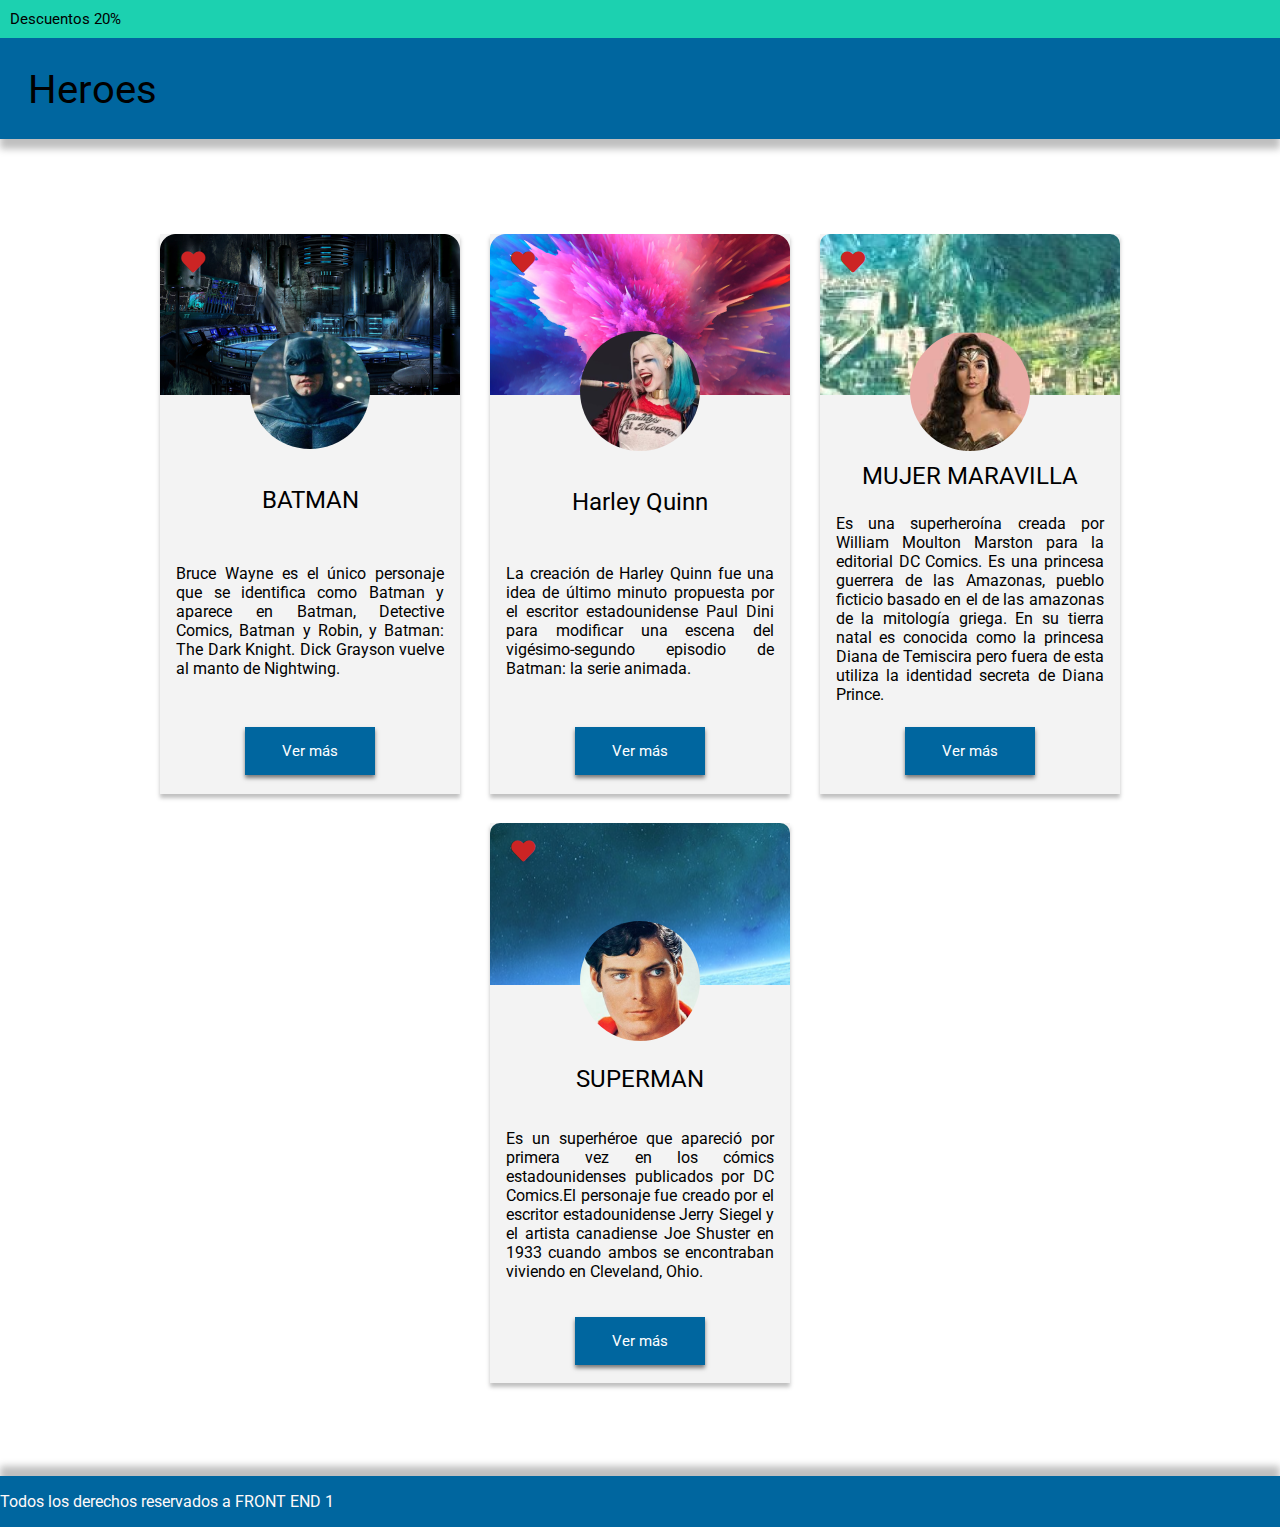
<file: Heroes/index.html>
<!DOCTYPE html>
<html lang="es">

<head>
    <meta charset="UTF-8">
    <meta name="viewport" content="width=device-width, initial-scale=1.0">
    <title>Heroes</title>
    <link rel="stylesheet" href="https://cdnjs.cloudflare.com/ajax/libs/font-awesome/5.15.3/css/all.min.css" referrerpolicy="no-referrer">
    <link href="css/style.css" rel="stylesheet">
</head>

<body>
    <header>
        <div>
            <p>Descuentos 20%</p>
        </div>
        <h1>Heroes</h1>
    </header>
    <main>
        <div class="cards">
            <section class="firstCard">
                <div class="card-img">
                    <i class="fas fa-heart"></i>
                </div>
                <div class="card-content">
                    <a href="#"><img class="avatar" src="img/logo_batman.png"></a>
                    <h2>BATMAN</h2>
                    <p class="paragraph">Bruce Wayne es el único personaje que se identifica como Batman y aparece en Batman, Detective
                        Comics, Batman y Robin, y Batman: The Dark Knight. Dick Grayson vuelve al manto de Nightwing.</p>
                    <a href="#" class="card-button">Ver más</a>
                </div>
            </section>
            <section class="secondCard">
                <div class="card-img">
                    <i class="fas fa-heart"></i>
                </div>
                <div class="card-content">
                    <a href="#"><img class="avatar" src="img/logo_quinn.png"></a>
                    <h2>Harley Quinn</h2>
                    <p class="paragraph">La creación de Harley Quinn fue una idea de último minuto propuesta por el escritor estadounidense
                        Paul Dini para modificar una escena del vigésimo-segundo episodio de Batman: la serie animada.</p>
                    <a href="#" class="card-button">Ver más</a>
                </div>
            </section>
            <section class="thirdCard">
                <div class="card-img">
                    <i class="fas fa-heart"></i>
                </div>
                <div class="card-content">
                    <a href="#"><img class="avatar" src="img/logo_maravilla.png"></a>
                    <h2>MUJER MARAVILLA</h2>
                    <p class="paragraph">Es una superheroína creada por William Moulton Marston para la editorial DC Comics. Es una princesa
                        guerrera de las Amazonas, pueblo ficticio basado en el de las amazonas de la mitología griega. En su tierra natal es
                        conocida como la princesa Diana de Temiscira pero fuera de esta utiliza la identidad secreta de Diana Prince.
                      </p>
                    <a href="#" class="card-button">Ver más</a>
                </div>
            </section>
            <section class="fourthCard">
                <div class="card-img">
                    <i class="fas fa-heart"></i>
                </div>
                <div class="card-content">
                    <a href="#"><img class="avatar" src="img/logo_superman.png"></a>
                    <h2>SUPERMAN</h2>
                    <p class="paragraph">Es un superhéroe que apareció por primera vez en los cómics estadounidenses publicados por DC Comics.
                        ​El personaje fue creado por el escritor estadounidense Jerry Siegel y el artista canadiense Joe Shuster en 1933 cuando
                        ambos se encontraban viviendo en Cleveland, Ohio.
                      </p>
                    <a href="#" class="card-button">Ver más</a>
                </div>
            </section>
        </div>
    </main>
    <footer>
        <p class="end">Todos los derechos reservados a FRONT END 1</p>
    </footer>
</body>
</file>
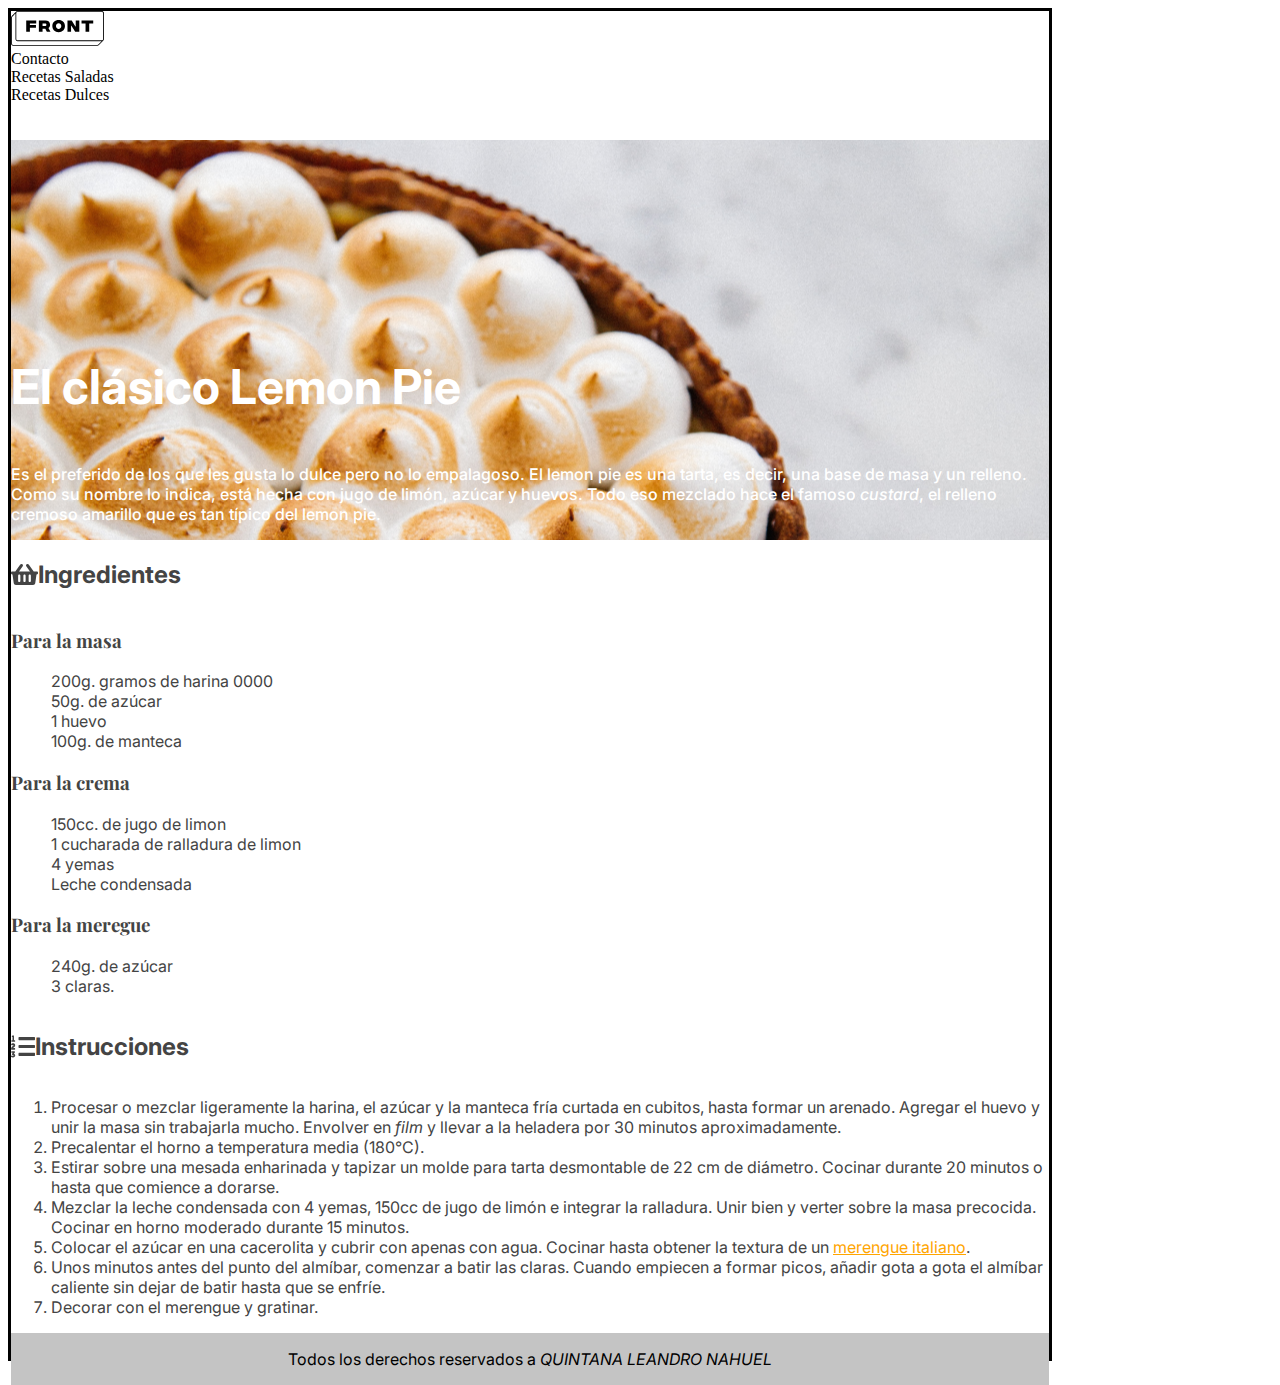
<file: LemonPie/index.html>
<!DOCTYPE html>
<html>
    <head>
        <meta charset="UTF-8">
        <meta name="viewport" content="width=device-width, initial-scale=1.0">
        <title>Lemon Pie</title>
        <link href="css/style.css" rel="stylesheet">
        <link rel="preconnect" href="https://fonts.googleapis.com">
<link rel="preconnect" href="https://fonts.gstatic.com" crossorigin>
<link href="https://fonts.googleapis.com/css2?family=Inter:wght@100;200;300;400;500;600;700;800;900&family=Playfair+Display:ital,wght@1,700&display=swap" rel="stylesheet">
    </head>
    <body>
        <header>
                <!--Imágenes-->
                <div><a href="#"><img src="img/Group.svg" alt="Logo"></a> 
                </div>
                <div class= "group_1">
                    <a>Recetas Dulces</a>
                    <a>Recetas Saladas</a>
                    <a>Contacto</a>
                </div>
                <br>
                <br>
        </header>
        <main>
            <section class= "pie">
                <h1>El clásico Lemon Pie</h1>
                <p>Es el preferido de los que les gusta lo dulce pero no lo empalagoso. El lemon pie es una tarta, es decir, una base de masa y un relleno. Como su nombre lo indica, está hecha con jugo de limón, azúcar y huevos. Todo eso mezclado hace el famoso <em>custard</em>, el relleno cremoso amarillo que es tan típico del lemon pie.</p>
            </section>
            <section class= "subtitulos">
                <img src="img/Canasta.svg" alt="Canasta">
                <h2>Ingredientes</h2>
            </section>
            <div>
                <section>
                    <h3>Para la masa</h3>
                    <ul type= none class= "lists">
                        <li>200g. gramos de harina 0000</li>
                        <li>50g. de azúcar</li>
                        <li>1 huevo</li>
                        <li>100g. de manteca</li>
                    </ul>
                </section>
                <section>
                    <h3>Para la crema</h3>
                    <ul type= none class= "lists">
                        <li>150cc. de jugo de limon</li>
                        <li>1 cucharada de ralladura de limon</li>
                        <li>4 yemas</li>
                        <li>Leche condensada</li>
                    </ul>
                </section>
                <section>                          
                    <h3>Para la meregue </h3>
                    <ul type= none class= "lists">
                        <li>240g. de azúcar</li>
                        <li>3 claras.</li> 
                    </ul>
                </section>
            </div>
            <section>
            <section class= "subtitulos">
                <img src="img/instuctions.svg" alt= "instructions">
                <h2>Instrucciones</h2>
            </section>
                <ol class= "instructions">
                    <li>Procesar o mezclar ligeramente la harina, el azúcar y la manteca fría curtada en cubitos, hasta formar un arenado. Agregar el huevo y unir la masa sin trabajarla mucho. Envolver en <em>film</em> y llevar a la heladera por 30 minutos aproximadamente.</li>
                    <li>Precalentar el horno a temperatura media (180°C).</li>
                    <li>Estirar sobre una mesada enharinada y tapizar un molde para tarta desmontable de 22 cm de diámetro. Cocinar durante 20 minutos o hasta que comience a dorarse.</li>
                    <li>Mezclar la leche condensada con 4 yemas, 150cc de jugo de limón e integrar la ralladura. Unir bien y verter sobre la masa precocida. Cocinar en horno moderado durante 15 minutos.</li>
                    <li>Colocar el azúcar en una cacerolita y cubrir con apenas con agua. Cocinar hasta obtener la textura de un <span class= "naranja">merengue italiano</span>.</li>
                    <li>Unos minutos antes del punto del almíbar, comenzar a batir las claras. Cuando empiecen a formar picos, añadir gota a gota el almíbar caliente sin dejar de batir hasta que se enfríe.</li>
                    <li>Decorar con el merengue y gratinar.</li>
                </ol>
            </section>
        </main>
        <footer>
            <p>Todos los derechos reservados a <em>QUINTANA LEANDRO NAHUEL<em></p>
        </footer>
    </body>
</html>
</file>
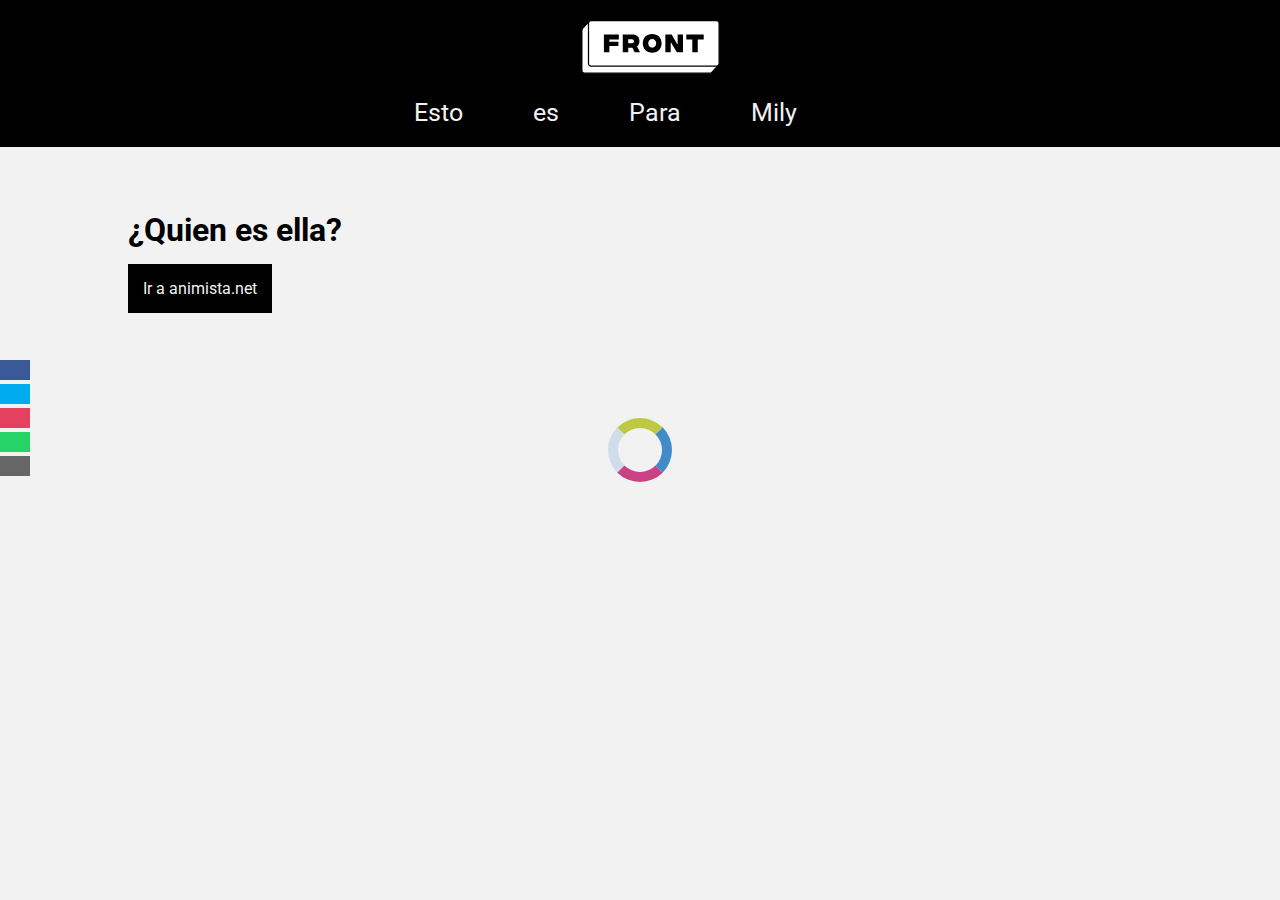
<file: paraMily/index.html>
<!DOCTYPE html>
<html lang="es">
<head>
    <meta charset="UTF-8">
    <meta http-equiv="X-UA-Compatible" content="IE=edge">
    <meta name="viewport" content="width=device-width, initial-scale=1.0">
    <title>CSS avanzado</title>
    <link rel="stylesheet" href="https://use.fontawesome.com/releases/v5.15.3/css/all.css" integrity="sha384-SZXxX4whJ79/gErwcOYf+zWLeJdY/qpuqC4cAa9rOGUstPomtqpuNWT9wdPEn2fk" crossorigin="anonymous">
    <link rel="stylesheet" href="./css/style_base.css">

</head>
<body >
    <header>
        <img class="logo" src="img/logo.svg" alt="">
		<nav>
			<ul>
				<li><a href="#">Esto</a></li>
				<li><a href="#">es</a></li>
				<li><a href="#">Para </a></li>
				<li><a href="#">Mily</a></li>
				<li><a href="#"></a></li>
			</ul>
		</nav>
	</header>
    <aside class="social">
		<ul>
			<li><a href="#" target="_blank" class="icon-facebook"><i class="fab fa-facebook"></i></a></li>
			<li><a href="#" target="_blank" class="icon-twitter"><i class="fab fa-twitter"></i></a></li>
			<li><a href="#" target="_blank" class="icon-instagram"><i class="fas fa-camera"></i></a></li>
			<li><a href="#" target="_blank" class="icon-whatsapp"><i class="fas fa-comment"></i></a></li>
			<li><a href="mailto:lromiglia@digitalhouse.com" class="icon-mail"><i class="fas fa-envelope"></i></a></li>
		</ul>
    </aside>
    <section class="container ">
        <h1>¿Quien es ella?</h1>

        <a href="https://animista.net/" target="_blank">Ir a animista.net</a>
        
    </section>
    <span class="spinner"></span>
</body>
</html>
</file>
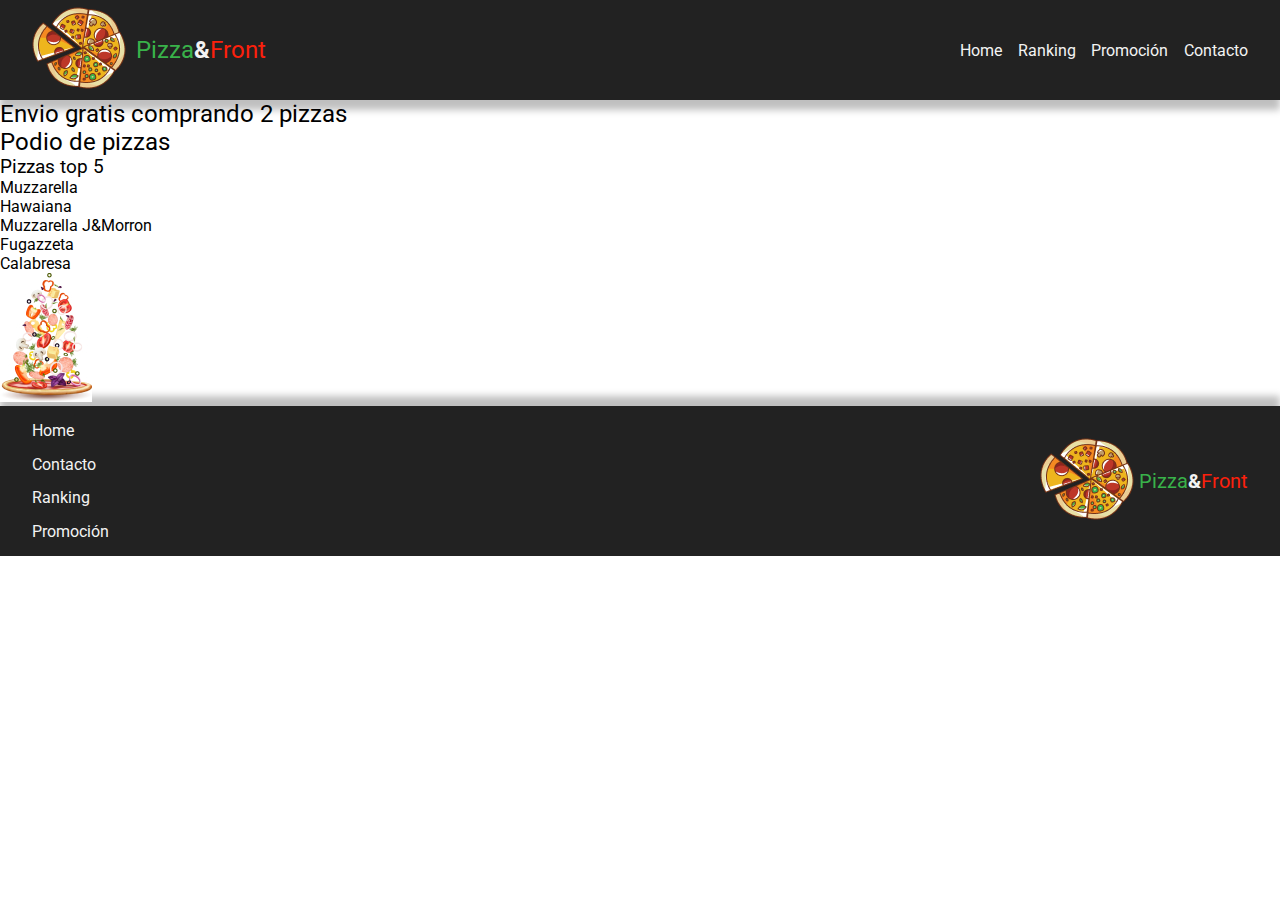
<file: Pizza&Front/index.html>
<!DOCTYPE html>
<html lang="es">

<head>
    <meta charset="UTF-8">
    <meta name="viewport" content="width=device-width, initial-scale=1.0">
    <title>Lean's Pizzeria</title>
    <link href="css/style.css" rel="stylesheet">
</head>

<body>
    <header>
        <div class="logo-header">
            <a href=#><img class="Pizza" src="img/Pizza.png"></a>
            <h1><span class="text-pizza">Pizza</span>&<span class="text-front">Front</span></h1>
        </div>
        <nav class ="header-list">
            <ul type= none class="lists">
                <li>Home</li>
                <li>Ranking</li>
                <li>Promoción</li>
                <li>Contacto</li>
            </ul>
        </nav>
    </header>
    <main>
        <div>
            <div>
                <h2><span>Envio gratis </span>comprando <span>2 pizzas</span></h2>
            </div>
            <div>
                <div>
                    <h2>Podio de pizzas</h2>
                </div>
                <div>
                    <div>
                        <h3>Pizzas top 5</h3>
                        <ol>
                            <li>Muzzarella</li>
                            <li>Hawaiana</li>
                            <li>Muzzarella J&Morron</li>
                            <li>Fugazzeta</li>
                            <li>Calabresa</li>
                        </ol>
                    </div>
                    <div>
                        <a href="#"><img class="PizzaFalling" src="img/PizzaFalling.jpg"></a>
                    </div>
                </div>
            </div>
        </div>
    </main>
    <footer>
        <div class="footer-list">
            <ul type= none class="lists2">
                <li>Home</li>
                <li>Contacto</li>
                <li>Ranking</li>
                <li>Promoción</li>
            </ul>
        </div>
        <div class="logo-footer">
            <a href=#><img class="Pizza" src="img/Pizza.png"></a>
            <h2 class="footer-text"><span class="text-pizza">Pizza</span>&<span class="text-front">Front</span></h2>
        </div>
    </footer>
</body>
</file>
<file: Heroes/css/style.css>
@import url('https://fonts.googleapis.com/css2?family=Roboto:wght@400;700&display=swap');

* {
    margin: 0px;
    padding: 0px;
    box-sizing: border-box;
    font-family: 'Roboto', sans-serif;
    font-weight: 400;
  }
a {
    color: inherit;
    text-decoration: none;
}
body {
    display:flex;
    flex-direction: column;
    height: 100vh;
}

header div {
    background-color: #1CD1B0;
    font-size: 0.93rem;
    padding: 0.62rem;
}
h1 {
    background: #00669F;
    height: 6.31rem;
    padding: 1.75rem;
    font-size: 40px;
    box-shadow: 0px 10px 7px rgba(0, 0, 0, 0.25);
    margin-bottom: 5rem;
}
.cards {
    display: flex;
    justify-content:center;
    align-items:center;
    flex-wrap: wrap;
    flex-grow: 1;
}
.firstCard {
    background-color: #F3F3F3;
    box-shadow: 0px 4px 4px rgba(0, 0, 0, 0.25);
    display: flex;
    flex-direction: column;
    width: 18.75rem;
    height: 35rem;
    margin:0.93rem;

}
.secondCard {
    background-color: #F3F3F3;
    box-shadow: 0px 4px 4px rgba(0, 0, 0, 0.25);
    display: flex;
    flex-direction: column;
    width: 18.75rem;
    height: 35rem;
    margin:0.93rem;

}
.thirdCard {
    background-color: #F3F3F3;
    box-shadow: 0px 4px 4px rgba(0, 0, 0, 0.25);
    display: flex;
    flex-direction: column;
    width: 18.75rem;
    height: 35rem;
    margin:0.93rem;
}
.fourthCard {
    background-color: #F3F3F3;
    box-shadow: 0px 4px 4px rgba(0, 0, 0, 0.25);
    display: flex;
    flex-direction: column;
    width: 18.75rem;
    height: 35rem;
    margin:0.93rem;
}
.firstCard .card-img {
    background: #F3F3F3 url(../img/fondo_batman.png) no-repeat;
}
.secondCard .card-img {
    background: #F3F3F3 url(../img/fondo_quinn.png) no-repeat;
}
.thirdCard .card-img {
    background: #F3F3F3 url(../img/fondo_maravilla.png) no-repeat;
}
.fourthCard .card-img {
    background: #F3F3F3 url(../img/fondo_superman.png) no-repeat;
}
.avatar {
    margin-top: -64px;
    border-radius: 50%;
    width: 7.5rem;

}
.card-img {
    color: #CC2424;
    font-size: 1.5em;
    height: 10.1rem;
    padding: 0.93rem 1.31rem;
    border-radius: 10px 10px 0 0;
}
.card-content {
    display: flex;
    flex-direction: column;
    align-items:center;
    justify-content: space-between;
    height: 25rem;
    position:relative;
}

.paragraph {
    padding: 1rem;
    text-align:justify;
}
.card-button {
    background-color: #00669F;
    padding: 0.93rem 2.31rem;
    color: white;
    font-size: 0.93rem;
    margin-bottom: 1.17rem;
    box-shadow: 0px 3px 4px rgba(0, 0, 0, 0.50);
}
.end {
    display:flex;
    align-items:center;
    color: #FFF9F9;
    height: 51px;
    background: #00669F;
    margin-top: 4.85rem;
    box-shadow: 0px -10px 7px rgba(0, 0, 0, 0.25);
}

@media screen and (max-width: 480px) {

    .cards{
        flex-direction: column;
    }
    .firstCard .secondCard .thirdCard .fourthCard{
        margin: 0.93rem auto;
    }
}
</file>
<file: LemonPie/css/style.css>
body {
    Width: 1038px;
    Height: 1347px;
    border: solid ;
}
.group_1 {
    display: flex;
    flex-direction: column-reverse;
    font-family: 'Times New Roman', Times, serif;
}
main {
    color: #444444;
}
.pie {
   display: flex;
    flex-direction: column;
    justify-content: flex-end;
    background: url("../img/lemonPie_1.svg") center;
    background-repeat: no-repeat;
    background-size:cover;
    height: 400px;
    font-family: 'Inter', sans-serif;
    color: #FFFF;
    font-weight: 500; 
}
h1 {
    font-weight:700;
    font-size: 48px;
    line-height: 58px;
}
h2 {
    font-family: 'Inter', sans-serif;
    
    font-weight: bold;
    font-size: 24px;
    line-height: 29px;
}

.subtitulos {
    display: flex;
}

body main div {
    font-family: 'Playfair Display', serif;
    color: #444444
}

.lists {
    font-family: 'Inter', sans-serif;
}
.instructions {
    font-family: 'Inter', sans-serif;
    font-weight: 400;
}
footer {
    display: flex;
    justify-content: center;
    font-family: 'Inter', sans-serif;
    background-color: #C4C4C4;
    Width: 100%;

}
.naranja {
    color: orange;
    text-decoration: underline;
}
</file>
<file: paraMily/css/style_base.css>
@import url('https://fonts.googleapis.com/css2?family=Roboto:wght@300&display=swap');

*{
    box-sizing: border-box;
    margin: 0;
    padding: 0;
}
:root{
    --primary-color: #000;
    --secondary-color:#f2f2f2;
    --decoration-color:#c79800;
   }

body{
    background:var(--secondary-color);
    font-family: 'Roboto';
    color:var(--primary-color);
    width: 100%;
  }

header{
    background-color:var(--primary-color);
    text-align: center;
    z-index: 100;
}
header .logo {
    margin-top: 20px;
    margin-left: 20px;
}

/** Menú principal */
nav ul {
    display: flex; 
    justify-content: center;
    list-style: none;
    /* padding: 0px;
    margin-left: 10px;          NO son necesarias porque usamos flex*/
}
nav ul li {
    margin: 20px;
}
nav ul li a{
    position:relative;
    margin:15px;
    font-size:25px;  
    color:var(--secondary-color);
    text-decoration: none;
}

nav ul li a:before{
    content:'';
    background: var(--decoration-color);
    position:absolute;
    bottom:-10px; 
    width: 0;
    height: 0%;
    
}
nav ul li a:hover::before{
    height: auto;
    width: auto;
}

/* Barra redes */
.social {
	position: fixed; 
	left: 0; 
	top: calc(50% - 90px); /* Para que quede centrada le decimos que al 50% del alto le reste la mitad del alto de la barra: 16px de la letra + 10 padding-top + 10padding-bottom */
	z-index: 2000; 
}
.social ul {
	list-style: none;
}

.social ul li a {
    display: inline-block; /* porque le quiero agregar padding */
    color:var(--secondary-color);
    background: var(--primary-color);
    padding: 10px 15px;
    text-decoration: none;
    transition: transform 1s, background 1s;
}

.social ul li .icon-facebook {background:#3b5998;} /* Establecemos los colores de cada red social, aprovechando su class */
.social ul li .icon-twitter {background: #00abf0;}
.social ul li .icon-instagram {background: #E4405F;}
.social ul li .icon-whatsapp {background: #25D366;}
.social ul li .icon-mail {background: #666666;}

.social ul li a:hover{
    transform: scaleX(3);
    background: #000
}


  /* Contenido */
.container{
    width: 80%;
    margin: 5% auto;
}

.container p{
    margin-top: 10px;
    text-align: justify;
}
.container a{
    display: inline-block;
    background-color:var(--primary-color);
    color:var(--secondary-color);
    text-decoration: none;
    padding: 15px;
    margin-top: 15px;
}
.container a:hover{
    color:var(--decoration-color);
}
 
/* spinner| */
.spinner{
    width: 64px;
    height: 64px;
    position: fixed;
    top: calc(50% - 32px);
    left: calc(50% - 32px);
    border-radius: 50%;
    z-index: 2
 }
.spinner {
    background-color: transparent;
    border-top: 10px solid rgb(188, 202, 66);
    border-right: 10px solid rgb(66,139,202);
    border-bottom: 10px solid rgb(202, 66, 129);
    border-left: 10px solid rgba(66,139,202,.2);
    animation: cargando 1s infinite linear;
 }
 @keyframes cargando {
     0%{

     }
     100%{
         transform: rotate(1turn);
     }
 }
body section div{
    display: flex;
    width: 500px;
}
body section div:hover::before {
    content: "es alta gila, hincha de river encima U.U";
    font-size: 30px;
    color: red;
}
</file>
<file: Pizza&Front/css/style.css>
@import url('https://fonts.googleapis.com/css2?family=Roboto:wght@400;700&display=swap');

* {
    margin: 0px;
    padding: 0px;
    box-sizing: border-box;
    font-family: 'Roboto', sans-serif;
    font-weight: 400;
}
header {
    display:flex;
    justify-content:space-between;
    background: #222222;
    height: 6.25rem;
    box-shadow: 0px 10px 7px rgba(0, 0, 0, 0.25);
}
.logo-header {
    display: flex;
    align-items: center;
    margin: 2rem;
    justify-content:space-between;
    width: 14.6rem;
}
.lists {
    display: flex;
    justify-content: space-between;
    align-items: center;
    color: #F3F3F3;
    height: 6.25rem;
}
.header-list {
    width: 18rem;
    margin-right: 2rem
}
.text-pizza {
    color: #39B24A
}
.text-front {
    color:#FC200C
}
h1 {
    font-weight: 700;
    font-size: 24px;
    color: #F3F3F3;
}
.footer-text {
    font-weight: 700;
    font-size: 20px;
    color: #F3F3F3;
}
footer {
    display:flex;
    justify-content:space-between;
    background: #222222;
    height: 9.375rem;
    box-shadow: 0px -10px 7px rgba(0, 0, 0, 0.25);
}
.lists2 {
    display: flex;
    flex-direction: column;
    justify-content: space-evenly;
    color: #F3F3F3;
}
.logo-footer {
    display: flex;
    align-items: center;
    margin: 2rem;
    justify-content:space-between;
    width: 13rem;
}
.footer-list {
    display:flex;
    margin-left: 2rem;
}
</file>
